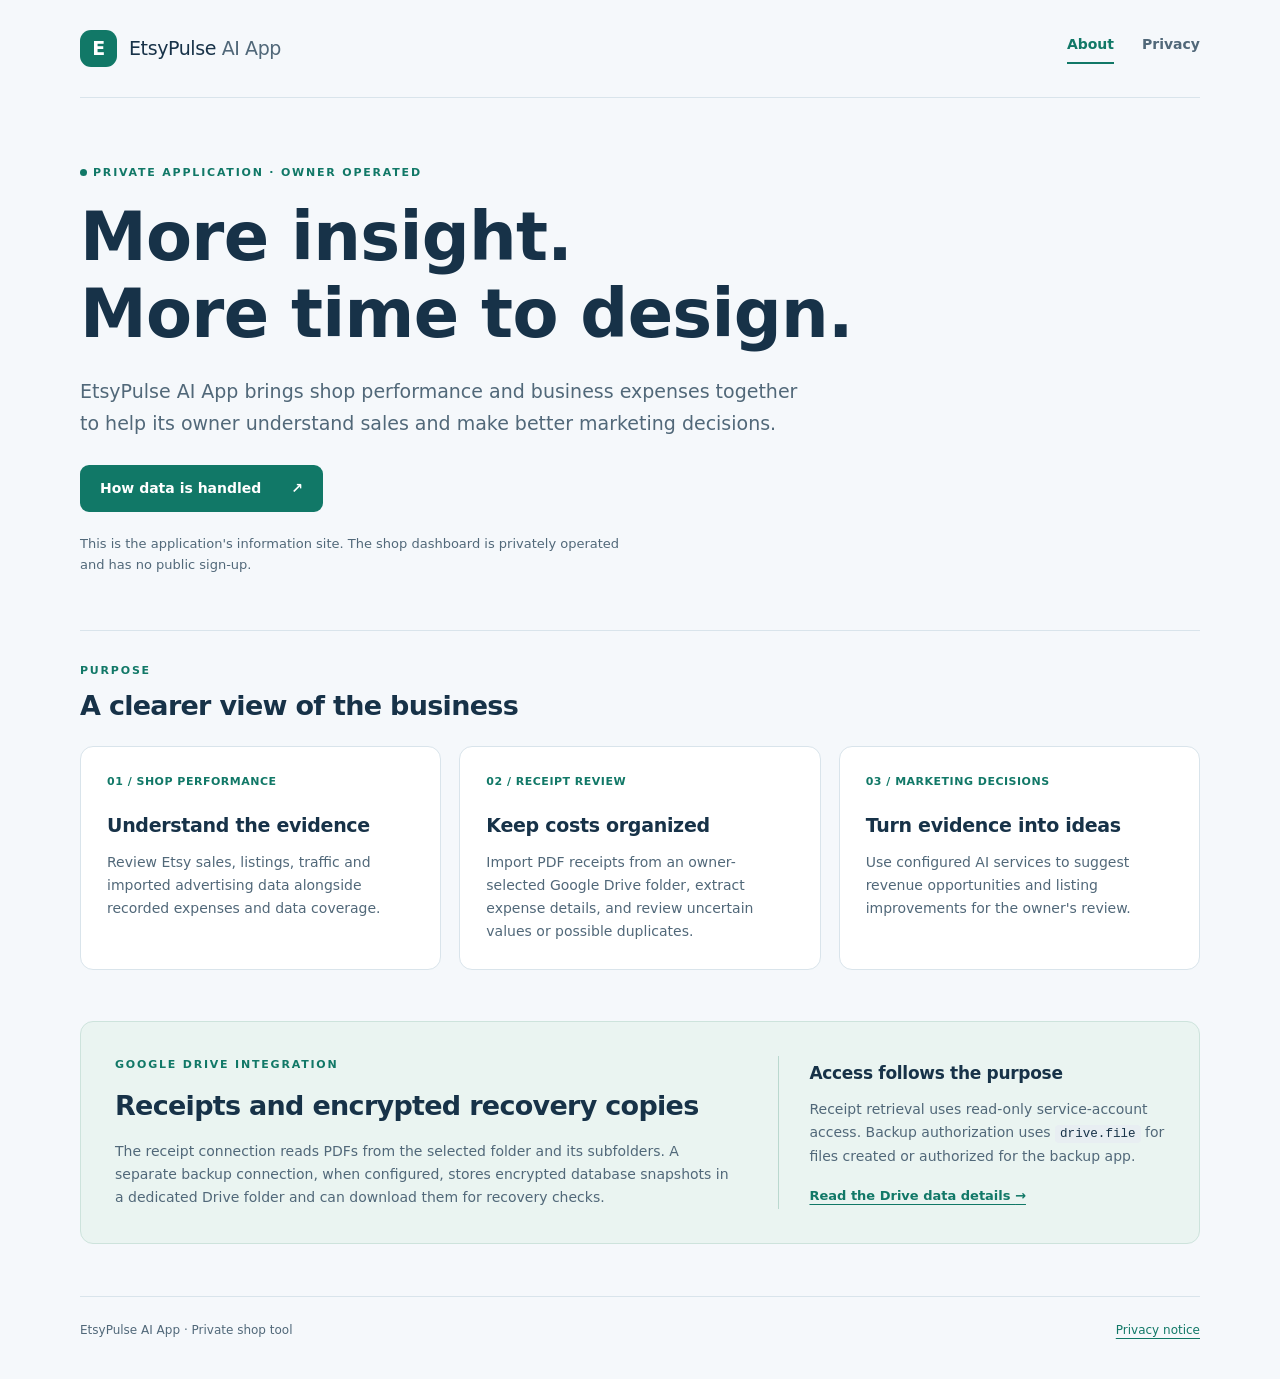
<file: index.html>
<!doctype html>
<html lang="en">
<head>
  <meta charset="utf-8">
  <meta name="viewport" content="width=device-width, initial-scale=1">
  <meta name="description" content="EtsyPulse AI App is a private, owner-operated tool for understanding shop performance, reviewing expenses, and supporting marketing decisions.">
  <meta name="referrer" content="strict-origin-when-cross-origin">
  <title>EtsyPulse AI App</title>
  <link rel="stylesheet" href="styles.css">
</head>
<body>
  <a class="skip" href="#main">Skip to content</a>
  <header class="header">
    <a class="brand" href="./" aria-label="EtsyPulse AI App home"><span class="brand-mark" aria-hidden="true">E</span><span>EtsyPulse <strong>AI App</strong></span></a>
    <nav aria-label="Main navigation"><a href="./" aria-current="page">About</a><a href="privacy.html">Privacy</a></nav>
  </header>
  <main id="main">
    <section class="hero">
      <p class="eyebrow"><span class="dot" aria-hidden="true"></span>Private application · Owner operated</p>
      <h1>More insight.<br>More time to design.</h1>
      <p class="lead">EtsyPulse AI App brings shop performance and business expenses together to help its owner understand sales and make better marketing decisions.</p>
      <a class="button" href="privacy.html">How data is handled <span aria-hidden="true">↗</span></a>
      <p class="hero-note">This is the application's information site. The shop dashboard is privately operated and has no public sign-up.</p>
    </section>
    <section aria-labelledby="purpose-heading" class="section">
      <div class="section-heading"><p class="eyebrow">Purpose</p><h2 id="purpose-heading">A clearer view of the business</h2></div>
      <div class="grid">
        <article class="card"><span class="card-label">01 / Shop performance</span><h3>Understand the evidence</h3><p>Review Etsy sales, listings, traffic and imported advertising data alongside recorded expenses and data coverage.</p></article>
        <article class="card"><span class="card-label">02 / Receipt review</span><h3>Keep costs organized</h3><p>Import PDF receipts from an owner-selected Google Drive folder, extract expense details, and review uncertain values or possible duplicates.</p></article>
        <article class="card"><span class="card-label">03 / Marketing decisions</span><h3>Turn evidence into ideas</h3><p>Use configured AI services to suggest revenue opportunities and listing improvements for the owner's review.</p></article>
      </div>
    </section>
    <section class="drive-panel" aria-labelledby="drive-heading">
      <div><p class="eyebrow">Google Drive integration</p><h2 id="drive-heading">Receipts and encrypted recovery copies</h2><p>The receipt connection reads PDFs from the selected folder and its subfolders. A separate backup connection, when configured, stores encrypted database snapshots in a dedicated Drive folder and can download them for recovery checks.</p></div>
      <div class="drive-note"><h3>Access follows the purpose</h3><p>Receipt retrieval uses read-only service-account access. Backup authorization uses <code>drive.file</code> for files created or authorized for the backup app.</p><a href="privacy.html#google-drive">Read the Drive data details <span aria-hidden="true">→</span></a></div>
    </section>
  </main>
  <footer><span>EtsyPulse AI App · Private shop tool</span><a href="privacy.html">Privacy notice</a></footer>
</body>
</html>
</file>
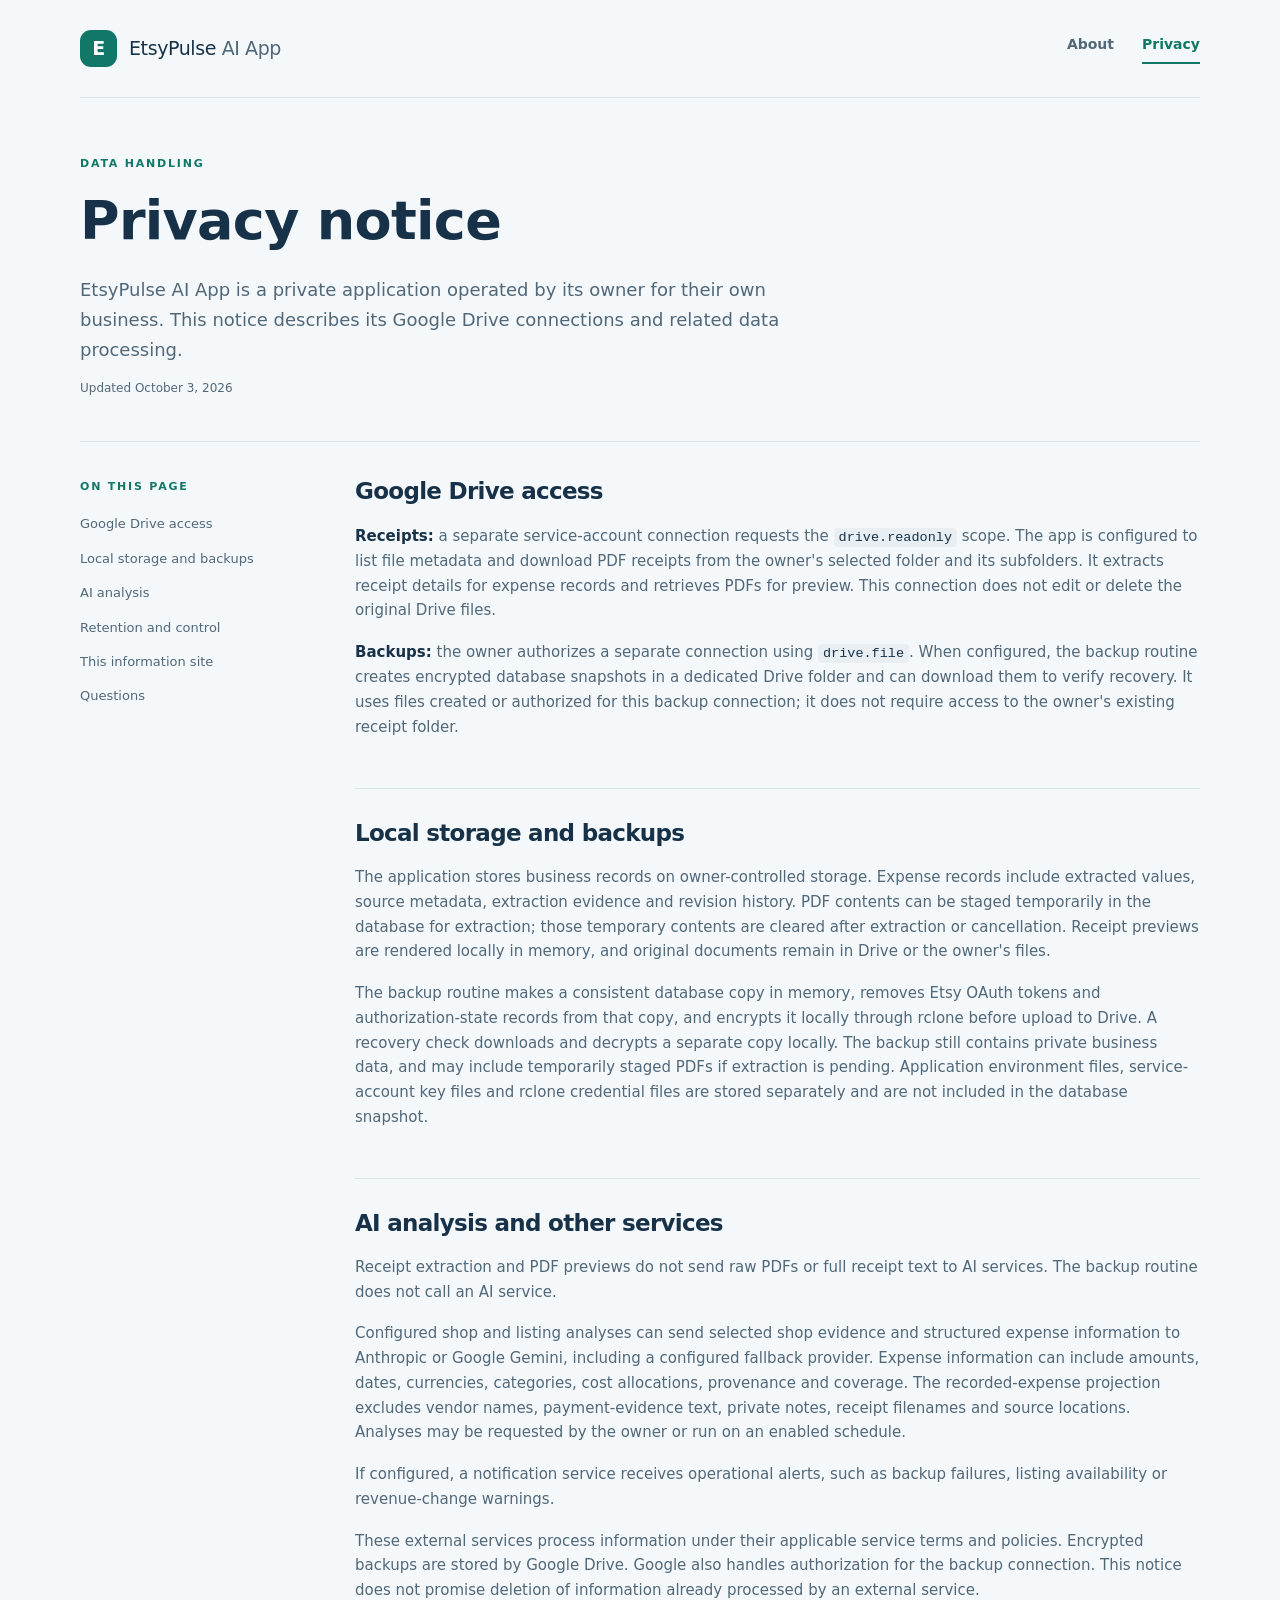
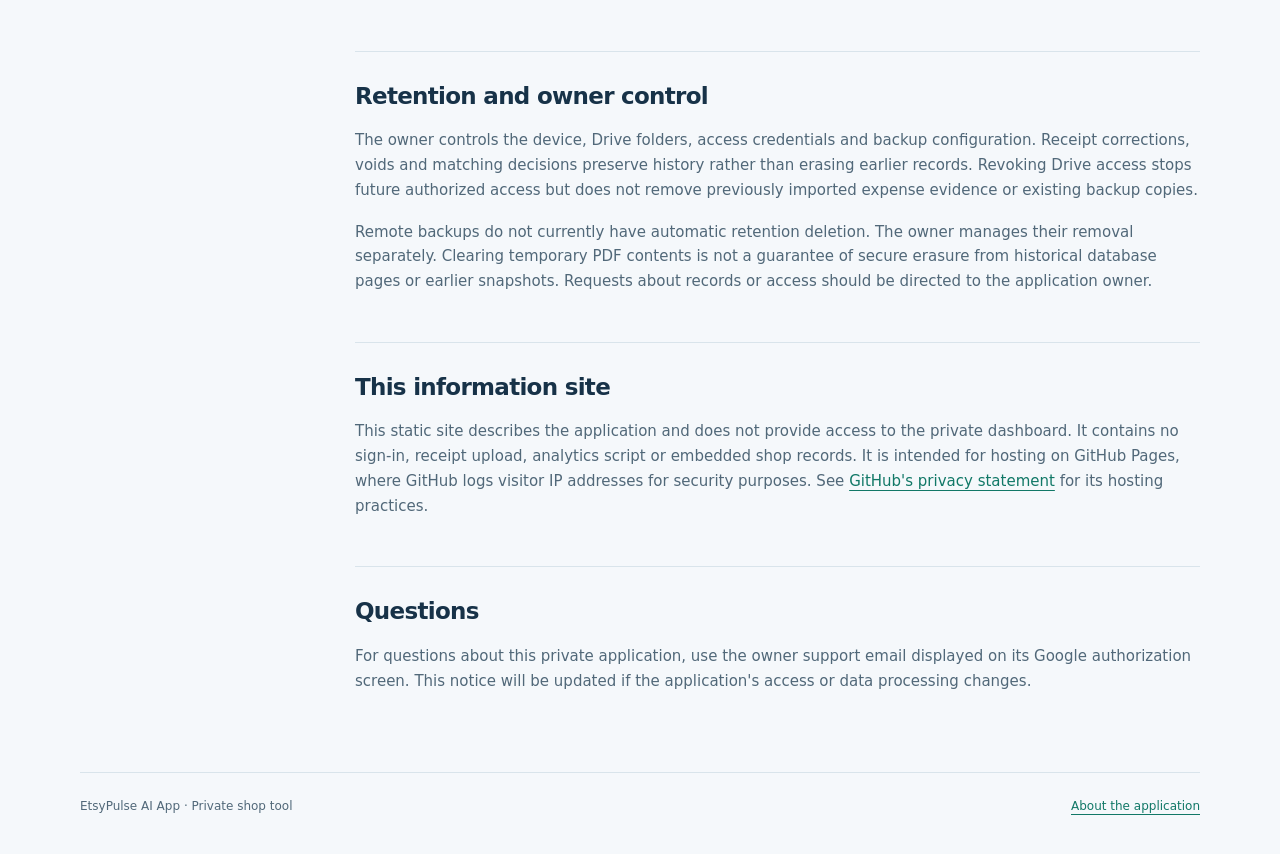
<file: privacy.html>
<!doctype html>
<html lang="en">
<head>
  <meta charset="utf-8">
  <meta name="viewport" content="width=device-width, initial-scale=1">
  <meta name="description" content="How EtsyPulse AI App accesses, uses, stores and shares Google Drive information and business data.">
  <meta name="referrer" content="strict-origin-when-cross-origin">
  <title>Privacy notice · EtsyPulse AI App</title>
  <link rel="stylesheet" href="styles.css">
</head>
<body>
  <a class="skip" href="#main">Skip to content</a>
  <header class="header">
    <a class="brand" href="./" aria-label="EtsyPulse AI App home"><span class="brand-mark" aria-hidden="true">E</span><span>EtsyPulse <strong>AI App</strong></span></a>
    <nav aria-label="Main navigation"><a href="./">About</a><a href="privacy.html" aria-current="page">Privacy</a></nav>
  </header>
  <main id="main" class="privacy-layout">
    <div class="privacy-heading"><p class="eyebrow">Data handling</p><h1>Privacy notice</h1><p class="lead">EtsyPulse AI App is a private application operated by its owner for their own business. This notice describes its Google Drive connections and related data processing.</p><p class="updated">Updated October 3, 2026</p></div>
    <div class="privacy-body">
      <aside class="contents" aria-label="On this page"><p class="eyebrow">On this page</p><a href="#google-drive">Google Drive access</a><a href="#storage">Local storage and backups</a><a href="#ai">AI analysis</a><a href="#control">Retention and control</a><a href="#website">This information site</a><a href="#contact">Questions</a></aside>
      <article class="prose">
        <section id="google-drive"><h2>Google Drive access</h2><p><strong>Receipts:</strong> a separate service-account connection requests the <code>drive.readonly</code> scope. The app is configured to list file metadata and download PDF receipts from the owner's selected folder and its subfolders. It extracts receipt details for expense records and retrieves PDFs for preview. This connection does not edit or delete the original Drive files.</p><p><strong>Backups:</strong> the owner authorizes a separate connection using <code>drive.file</code>. When configured, the backup routine creates encrypted database snapshots in a dedicated Drive folder and can download them to verify recovery. It uses files created or authorized for this backup connection; it does not require access to the owner's existing receipt folder.</p></section>
        <section id="storage"><h2>Local storage and backups</h2><p>The application stores business records on owner-controlled storage. Expense records include extracted values, source metadata, extraction evidence and revision history. PDF contents can be staged temporarily in the database for extraction; those temporary contents are cleared after extraction or cancellation. Receipt previews are rendered locally in memory, and original documents remain in Drive or the owner's files.</p><p>The backup routine makes a consistent database copy in memory, removes Etsy OAuth tokens and authorization-state records from that copy, and encrypts it locally through rclone before upload to Drive. A recovery check downloads and decrypts a separate copy locally. The backup still contains private business data, and may include temporarily staged PDFs if extraction is pending. Application environment files, service-account key files and rclone credential files are stored separately and are not included in the database snapshot.</p></section>
        <section id="ai"><h2>AI analysis and other services</h2><p>Receipt extraction and PDF previews do not send raw PDFs or full receipt text to AI services. The backup routine does not call an AI service.</p><p>Configured shop and listing analyses can send selected shop evidence and structured expense information to Anthropic or Google Gemini, including a configured fallback provider. Expense information can include amounts, dates, currencies, categories, cost allocations, provenance and coverage. The recorded-expense projection excludes vendor names, payment-evidence text, private notes, receipt filenames and source locations. Analyses may be requested by the owner or run on an enabled schedule.</p><p>If configured, a notification service receives operational alerts, such as backup failures, listing availability or revenue-change warnings.</p><p>These external services process information under their applicable service terms and policies. Encrypted backups are stored by Google Drive. Google also handles authorization for the backup connection. This notice does not promise deletion of information already processed by an external service.</p></section>
        <section id="control"><h2>Retention and owner control</h2><p>The owner controls the device, Drive folders, access credentials and backup configuration. Receipt corrections, voids and matching decisions preserve history rather than erasing earlier records. Revoking Drive access stops future authorized access but does not remove previously imported expense evidence or existing backup copies.</p><p>Remote backups do not currently have automatic retention deletion. The owner manages their removal separately. Clearing temporary PDF contents is not a guarantee of secure erasure from historical database pages or earlier snapshots. Requests about records or access should be directed to the application owner.</p></section>
        <section id="website"><h2>This information site</h2><p>This static site describes the application and does not provide access to the private dashboard. It contains no sign-in, receipt upload, analytics script or embedded shop records. It is intended for hosting on GitHub Pages, where GitHub logs visitor IP addresses for security purposes. See <a href="https://docs.github.com/en/site-policy/privacy-policies/github-general-privacy-statement">GitHub's privacy statement</a> for its hosting practices.</p></section>
        <section id="contact"><h2>Questions</h2><p>For questions about this private application, use the owner support email displayed on its Google authorization screen. This notice will be updated if the application's access or data processing changes.</p></section>
      </article>
    </div>
  </main>
  <footer><span>EtsyPulse AI App · Private shop tool</span><a href="./">About the application</a></footer>
</body>
</html>
</file>
<file: styles.css>
:root { color-scheme: light; --ink: #173248; --muted: #516879; --accent: #117867; --surface: #fff; --background: #f5f8fb; --line: #d9e4eb; }
* { box-sizing: border-box; }
html { scroll-behavior: smooth; scroll-padding-top: 24px; }
body { margin: 0; background: var(--background); color: var(--ink); font-family: ui-sans-serif, system-ui, -apple-system, BlinkMacSystemFont, "Segoe UI", sans-serif; line-height: 1.65; }
a { color: var(--accent); text-underline-offset: 4px; }
a:hover { text-decoration-thickness: 2px; }
a:focus-visible { outline: 3px solid #2564c2; outline-offset: 5px; border-radius: 3px; }
.skip { position: absolute; top: -90px; left: 20px; padding: 10px 18px; background: white; z-index: 10; }
.skip:focus { top: 12px; }
.header, main, footer { width: min(1120px, calc(100% - 64px)); margin-inline: auto; }
.header { display: flex; justify-content: space-between; align-items: center; gap: 22px; min-height: 98px; border-bottom: 1px solid var(--line); }
.brand { display: inline-flex; align-items: center; gap: 12px; font-size: 19px; color: var(--ink); text-decoration: none; letter-spacing: -.4px; }
.brand strong { font-weight: 500; color: var(--muted); }
.brand-mark { display: inline-grid; place-items: center; width: 37px; height: 37px; border-radius: 11px; background: var(--accent); color: white; font-weight: 750; }
nav { display: flex; gap: 28px; }
nav a { text-decoration: none; color: var(--muted); font-size: 14px; font-weight: 650; }
nav a[aria-current] { color: var(--accent); border-bottom: 2px solid var(--accent); padding-bottom: 5px; }
.hero { max-width: 825px; padding: 66px 0 54px; }
.eyebrow { font-size: 11px; letter-spacing: 1.8px; text-transform: uppercase; font-weight: 750; color: var(--accent); margin: 0 0 17px; }
.dot { display: inline-block; width: 7px; height: 7px; background: var(--accent); border-radius: 50%; margin-right: 6px; }
h1, h2, h3 { line-height: 1.15; letter-spacing: -.7px; }
h1 { font-size: clamp(42px, 5.5vw, 67px); font-weight: 750; margin: 0 0 23px; }
h2 { font-size: 27px; margin: 0 0 19px; }
h3 { font-size: 19px; margin: 0 0 14px; letter-spacing: -.3px; }
.lead { font-size: 19px; color: var(--muted); max-width: 720px; margin: 0 0 26px; }
.button { display: inline-flex; gap: 30px; align-items: center; background: var(--accent); color: white; padding: 12px 20px; border-radius: 9px; text-decoration: none; font-size: 14px; font-weight: 650; }
.button:hover { background: #0b6254; }
.hero-note { max-width: 560px; font-size: 13px; color: var(--muted); margin: 21px 0 0; }
.section { padding: 31px 0 45px; border-top: 1px solid var(--line); }
.section-heading .eyebrow { margin-bottom: 10px; }
.grid { display: grid; grid-template-columns: repeat(3, 1fr); gap: 18px; margin-top: 25px; }
.card { border: 1px solid var(--line); border-radius: 13px; background: var(--surface); padding: 26px; }
.card-label { display: block; font-size: 11px; color: var(--accent); margin-bottom: 24px; text-transform: uppercase; letter-spacing: .5px; font-weight: 650; }
.card p, .drive-panel p { font-size: 14px; color: var(--muted); margin: 0; }
.drive-panel { display: grid; grid-template-columns: 1.6fr 1fr; gap: 45px; background: #eaf4f1; border: 1px solid #cde3dc; border-radius: 13px; padding: 34px; margin: 6px 0 52px; }
.drive-panel .eyebrow { font-size: 11px; color: var(--accent); margin-bottom: 15px; }
.drive-note { padding: 8px 0 0 30px; border-left: 1px solid #bad8cf; }
.drive-note h3 { font-size: 17px; }
.drive-note a { display: inline-block; font-size: 13px; font-weight: 650; margin-top: 17px; }
code { font-size: .9em; background: #e8eef2; color: var(--ink); padding: 2px 5px; border-radius: 4px; overflow-wrap: anywhere; }
footer { border-top: 1px solid var(--line); padding: 24px 0 38px; display: flex; justify-content: space-between; gap: 24px; font-size: 12px; color: var(--muted); }
.privacy-heading { padding: 57px 0 30px; max-width: 800px; }
.privacy-heading h1 { font-size: clamp(38px, 4.7vw, 54px); }
.privacy-heading .lead { font-size: 18px; margin-bottom: 15px; }
.updated { color: var(--muted); font-size: 12px; }
.privacy-body { display: grid; grid-template-columns: 210px 1fr; gap: 65px; border-top: 1px solid var(--line); padding-top: 36px; }
.contents { align-self: start; position: sticky; top: 24px; }
.contents a { display: block; color: var(--muted); margin: 0 0 13px; font-size: 13px; text-decoration: none; }
.contents a:hover { color: var(--accent); text-decoration: underline; }
.prose section { padding-bottom: 31px; margin-bottom: 31px; border-bottom: 1px solid var(--line); }
.prose section:last-child { border: 0; }
.prose h2 { font-size: 23px; }
.prose p { font-size: 15px; color: var(--muted); margin: 0 0 17px; }
.prose strong { color: var(--ink); }
@media (max-width: 760px) {
  .header, main, footer { width: calc(100% - 36px); }
  .header { min-height: 86px; }
  .brand { font-size: 16px; gap: 8px; }
  .brand strong { display: none; }
  nav { gap: 18px; }
  .hero { padding: 44px 0; }
  .lead { font-size: 17px; }
  .grid, .drive-panel, .privacy-body { grid-template-columns: 1fr; }
  .drive-panel { gap: 24px; padding: 25px; }
  .drive-note { border-left: 0; border-top: 1px solid #bad8cf; padding: 24px 0 0; }
  .contents { position: static; display: flex; flex-wrap: wrap; gap: 10px 20px; }
  .contents .eyebrow { flex-basis: 100%; margin-bottom: 0; }
  .contents a { margin: 0; }
  .privacy-body { gap: 32px; }
  footer { font-size: 11px; }
}
@media (prefers-reduced-motion: reduce) { html { scroll-behavior: auto; } }
</file>
